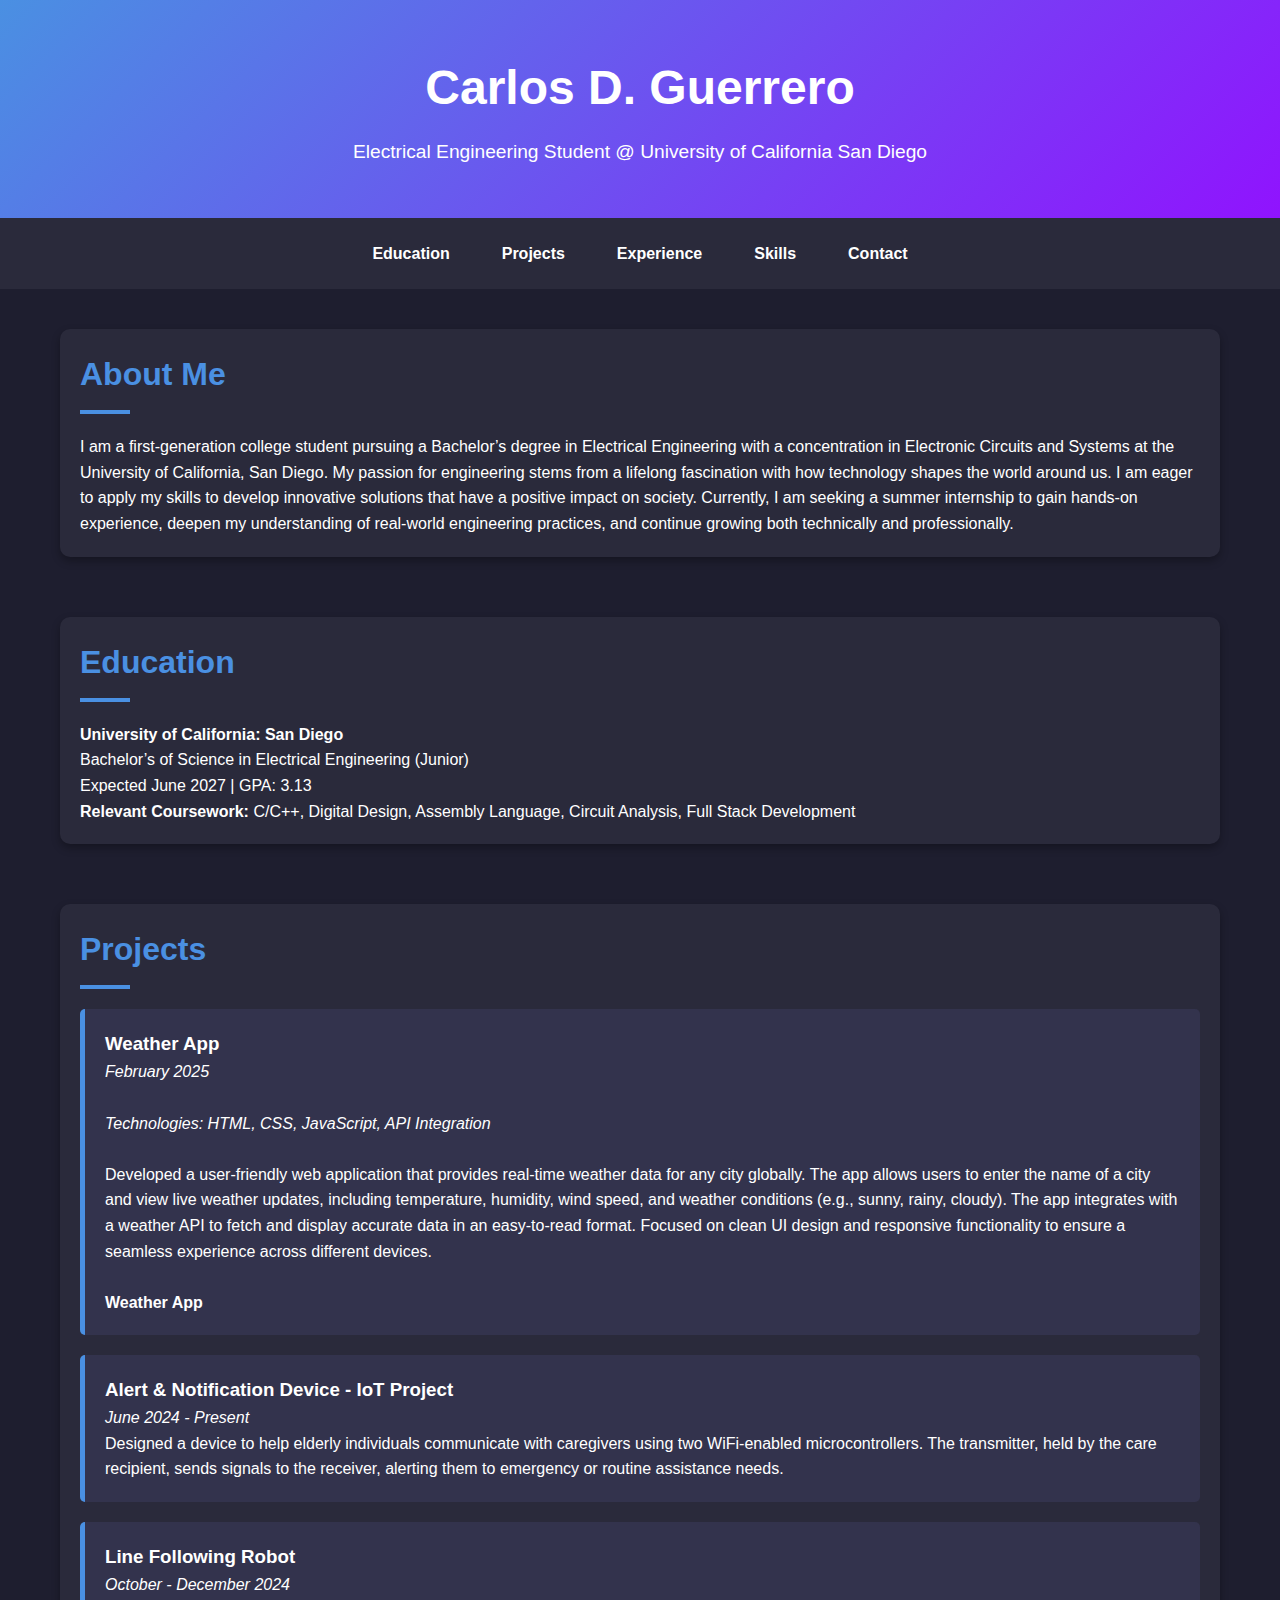
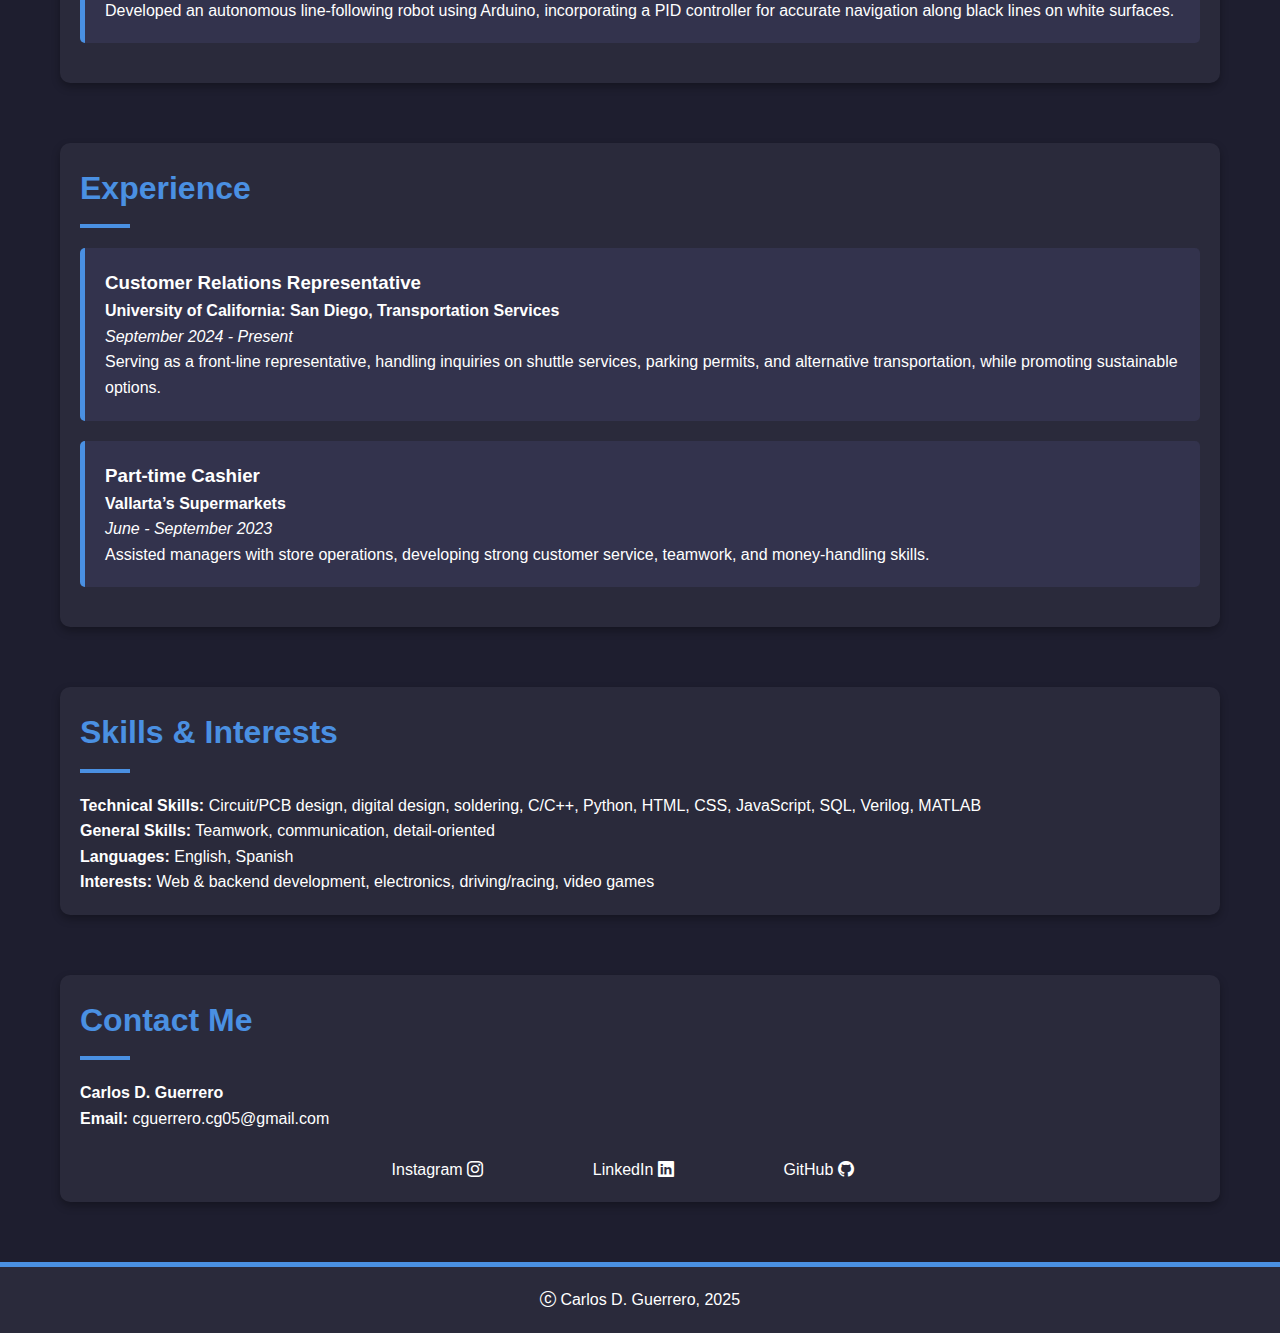
<file: index.html>
<!DOCTYPE html>
<html lang="en">

<head>
    <meta charset="UTF-8">
    <meta name="viewport" content="width=device-width, initial-scale=1.0">
    <title>Carlos D. Guerrero</title>
    <link rel="stylesheet" href="./static/styles.css">
    <link rel="stylesheet" href="https://cdn.jsdelivr.net/npm/bootstrap-icons@1.11.3/font/bootstrap-icons.min.css">
    <link rel="icon" type="image/x-icon" href="./static/letter-c.png">
</head>

<body>
    <header>
        <h1>Carlos D. Guerrero</h1>
        <p>Electrical Engineering Student @ University of California San Diego</p>
    </header>

    <nav>
        <a href="#education">Education</a>
        <a href="#projectLink">Projects</a>
        <a href="#experience">Experience</a>
        <a href="#skills">Skills</a>
        <a href="#contact">Contact</a>
    </nav>

    <div class="container">
        <section id="aboutme" class="section">
            <h2>About Me</h2>
            <p>I am a first-generation college student pursuing a Bachelor’s degree in Electrical Engineering with a concentration in Electronic Circuits and Systems at the University of California, San Diego. My passion for engineering stems from a lifelong fascination with how technology shapes the world around us. I am eager to apply my skills to develop innovative solutions that have a positive impact on society. Currently, I am seeking a summer internship to gain hands-on experience, deepen my understanding of real-world engineering practices, and continue growing both technically and professionally.</p>
        </section>

        <section id="education" class="section">
            <h2>Education</h2>
            <p><strong>University of California: San Diego</strong><br>Bachelor’s of Science in Electrical Engineering (Junior)<br>Expected June 2027 | GPA: 3.13</p>
            <p><strong>Relevant Coursework:</strong> C/C++, Digital Design, Assembly Language, Circuit Analysis, Full Stack Development</p>
        </section>

        <section id="projects" class="section">
            <h2>Projects</h2>
            <div class="project">
                <h3>Weather App</h3>
                <p><em>February 2025</em></p>
                <br>
                <p><i>Technologies: HTML, CSS, JavaScript, API Integration</i></p>
                <br>
                <p>Developed a user-friendly web application that provides real-time weather data for any city globally. The app allows users to enter the name of a city and view live weather updates, including temperature, humidity, wind speed, and weather conditions (e.g., sunny, rainy, cloudy). The app integrates with a weather API to fetch and display accurate data in an easy-to-read format. Focused on clean UI design and responsive functionality to ensure a seamless experience across different devices.</p>
                <br>
                <p><strong><a class="projectLink" href="./city.html" target="_blank">Weather App</a></strong></p>
            </div>

            <div class="project">
                <h3>Alert & Notification Device - IoT Project</h3>
                <p><em>June 2024 - Present</em></p>
                <p>Designed a device to help elderly individuals communicate with caregivers using two WiFi-enabled microcontrollers. The transmitter, held by the care recipient, sends signals to the receiver, alerting them to emergency or routine assistance needs.</p>
            </div>

            <div class="project">
                <h3>Line Following Robot</h3>
                <p><em>October - December 2024</em></p>
                <p>Developed an autonomous line-following robot using Arduino, incorporating a PID controller for accurate navigation along black lines on white surfaces.</p>
            </div>
        </section>

        <section id="experience" class="section">
            <h2>Experience</h2>
            <div class="experience">
                <h3>Customer Relations Representative</h3>
                <p><strong>University of California: San Diego, Transportation Services</strong><br><em>September 2024 - Present</em></p>
                <p>Serving as a front-line representative, handling inquiries on shuttle services, parking permits, and alternative transportation, while promoting sustainable options.</p>
            </div>

            <div class="experience">
                <h3>Part-time Cashier</h3>
                <p><strong>Vallarta’s Supermarkets</strong><br><em>June - September 2023</em></p>
                <p>Assisted managers with store operations, developing strong customer service, teamwork, and money-handling skills.</p>
            </div>
        </section>

        <section id="skills" class="section">
            <h2>Skills & Interests</h2>
            <p><strong>Technical Skills:</strong> Circuit/PCB design, digital design, soldering, C/C++, Python, HTML, CSS, JavaScript, SQL, Verilog, MATLAB</p>
            <p><strong>General Skills:</strong> Teamwork, communication, detail-oriented</p>
            <p><strong>Languages:</strong> English, Spanish</p>
            <p><strong>Interests:</strong> Web & backend development, electronics, driving/racing, video games</p>
        </section>

        <section id="contact" class="section">
            <h2>Contact Me</h2>
            <p><strong>Carlos D. Guerrero</strong></p>
            <p><strong>Email:</strong> cguerrero.cg05@gmail.com</p>
            <br>
            <div id="contactimgcontainer">
                <ul>
                    <li><a href="https://www.instagram.com/carlosg.205/" target="_blank"><p>Instagram <i class="bi bi-instagram"></i></a></i></p></li>
                    <li><a href="https://www.linkedin.com/in/carlosg25/" target="_blank"><p>LinkedIn <i class="bi bi-linkedin"></i></p></a></li>
                    <li><a href="https://github.com/CarlosG-05" target="_blank"><p>GitHub <i class="bi bi-github"></i></p></a></li>
                </ul>
            </div>
        </section>
    </div>

    

    <footer id="foot">
        <p><i class="bi bi-c-circle"> </i>Carlos D. Guerrero, 2025</p>
    </footer>
</body>

</html>
</file>
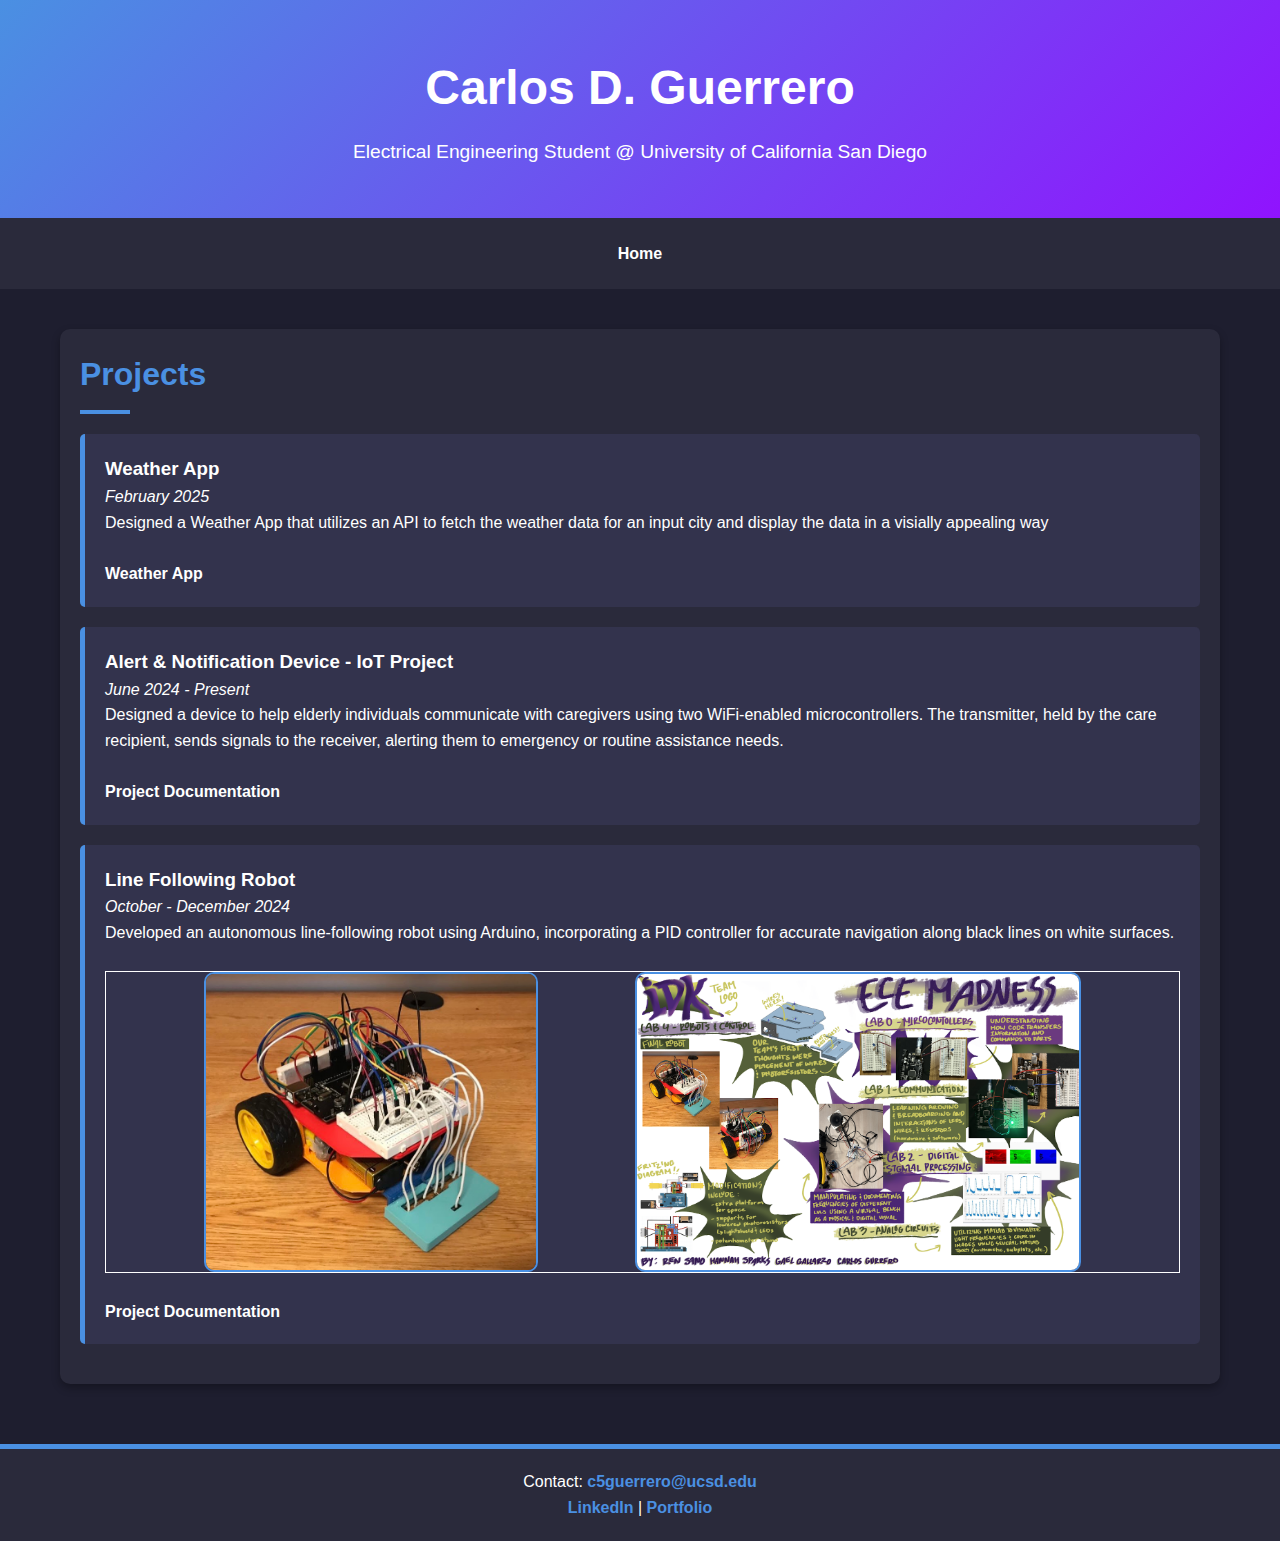
<file: projects.html>
<!DOCTYPE html>
<html lang="en">

<head>
    <meta charset="UTF-8">
    <meta name="viewport" content="width=device-width, initial-scale=1.0">
    <title>Carlos D. Guerrero | Projects</title>
    <link rel="stylesheet" href="./static/styles.css">
</head>

<body>
    <header>
        <h1>Carlos D. Guerrero</h1>
        <p>Electrical Engineering Student @ University of California San Diego</p>
    </header>

    <nav>
        <a href="./index.html">Home</a>
    </nav>

    <div class="container">
        <section id="projects" class="section">
            <h2>Projects</h2>
            <div class="project">
                <h3>Weather App</h3>
                <p><em>February 2025</em></p>
                <p>Designed a Weather App that utilizes an API to fetch the weather data for an input city and display the data in a visially appealing way</p>
                <br>
                <p><strong><a class="projectLink" href="./weather.html" target="_blank">Weather App</a></strong></p>
            </div>

            <div class="project">
                <h3>Alert & Notification Device - IoT Project</h3>
                <p><em>June 2024 - Present</em></p>
                <p>Designed a device to help elderly individuals communicate with caregivers using two WiFi-enabled microcontrollers. The transmitter, held by the care recipient, sends signals to the receiver, alerting them to emergency or routine assistance needs.</p>
                <br>
                <p><strong><a class="projectLink" href="https://docs.google.com/document/d/1EK2ULBg7ag5heGVWOhk8Fr4pbF7LOlZioyeOkeQb6JU/edit?usp=sharing" target="_blank">Project Documentation</a></strong></p>
            </div>

            <div class="project">
                <h3>Line Following Robot</h3>
                <p><em>October - December 2024</em></p>
                <p>Developed an autonomous line-following robot using Arduino, incorporating a PID controller for accurate navigation along black lines on white surfaces.</p>
                <br>
                <div id="projectimgcontainer">
                    <img src="./static/linefollowingcar.jpg">
                    <img src="./static/linefollowposter.png">
                </div>
                <br>
                <p><strong><a class="projectLink" href="https://sites.google.com/ucsd.edu/idk-lab4-robot?usp=sharing" target="_blank">Project Documentation</a></strong></p>
            </div>
        </section>
    </div>  
    

    <footer id="foot">
        <p>Contact: <a href="mailto:c5guerrero@ucsd.edu">c5guerrero@ucsd.edu</a></p>
        <p><a href="https://www.linkedin.com/in/carlosg25/" target="_blank">LinkedIn</a> | <a href="https://carlosg5.tech/" target="_blank">Portfolio</a></p>
    </footer>
</body>

</html>
</file>
<file: static/styles.css>
* {
    margin: 0;
    padding: 0;
    box-sizing: border-box;
}

body {
    font-family: 'Segoe UI', Tahoma, Geneva, Verdana, sans-serif;
    background-color: #1e1e2f;
    color: #ffffff;
    line-height: 1.6;
    overflow-x: hidden;
}

header {
    background: linear-gradient(135deg, #4a90e2, #9013fe);
    color: white;
    padding: 50px 20px;
    text-align: center;
    animation: fadeIn 2s ease-in-out;
}

header h1 {
    font-size: 3rem;
    margin-bottom: 10px;
    animation: slideInDown 1.5s ease-in-out;
}

header p {
    font-size: 1.2rem;
    animation: slideInDown 1.5s ease-in-out;
}

nav {
    background: #2a2a3b;
    padding: 15px;
    display: flex;
    justify-content: center;
    gap: 20px;
    position: sticky;
    top: 0;
    z-index: 10000;
    animation: slideInTop 1.2s ease-out;
}

nav a {
    color: white;
    text-decoration: none;
    font-weight: bold;
    padding: 8px 16px;
    border-radius: 5px;
    transition: background 0.3s, transform 0.3s;
}

nav a:hover {
    background: #4a90e2;
    transform: scale(1.1);
}

.container {
    max-width: 1200px;
    margin: 40px auto;
    padding: 0 20px;
    animation: fadeInUp 1.5s ease-in-out;
}

.section {
    margin-bottom: 60px;
    padding: 20px;
    background: #2a2a3b;
    border-radius: 10px;
    box-shadow: 0 4px 8px rgba(0, 0, 0, 0.3);
    transition: transform 0.3s, box-shadow 0.3s;
}

.section:hover {
    transform: translateY(-10px);
    box-shadow: 0 10px 20px rgba(0, 0, 0, 0.5);
}

h2 {
    font-size: 2rem;
    margin-bottom: 20px;
    color: #4a90e2;
    position: relative;
    animation: slideInLeft 1.5s ease-in-out;
}

h2::after {
    content: '';
    display: block;
    width: 50px;
    height: 4px;
    background: #4a90e2;
    margin-top: 10px;
    animation: expandWidth 1.5s ease-in-out;
}

.project, .experience {
    padding: 20px;
    margin-bottom: 20px;
    border-left: 5px solid #4a90e2;
    background: #33334d;
    border-radius: 5px;
    transition: transform 0.3s, box-shadow 0.3s;
}

.project:hover, .experience:hover {
    transform: translateY(-10px);
    box-shadow: 0 10px 20px rgba(0, 0, 0, 0.5);
}

footer {
    background: #2a2a3b;
    color: white;
    text-align: center;
    padding: 20px 0;
    border-top: 5px solid #4a90e2;
    animation: fadeIn 2s ease-in;
}

footer a {
    color: #4a90e2;
    text-decoration: none;
    font-weight: bold;
    transition: color 0.3s, transform 0.3s;
}

footer a:hover {
    text-decoration: underline;
    color: #ffffff;
    transform: scale(1.1);
}

.projectLink {
    text-decoration: none;
    color: white;
}

.projectLink:hover {
    text-decoration: none;
    color: #4a90e2;
}

#projectimgcontainer {
    border: 1px white solid;
    display: flex;
    justify-content: space-evenly;
}

#projectimgcontainer img {
    border-radius: 10px;
    border: #4a90e2 solid 2px;
    height: 300px;
}

#contactimgcontainer ul {
    padding-left: 75px;
    display: flex;
    justify-content: center;
}

#contactimgcontainer li {
    display: block;
    list-style-type: none;
}

#contactimgcontainer li {
    list-style-type: none;
    display: inline-block;
    padding-right: 10%;
    width: auto;
    margin-right: 0.5%;
    padding-left: 0;
    margin-left: 0;
}

#contactimgcontainer a {
    color: white;
    text-decoration: none;
}

#contactimgcontainer a:hover {
    color: #4a90e2;
}

@keyframes fadeIn {
    from { opacity: 0; }
    to { opacity: 1; }
}

@keyframes slideInDown {
    from { opacity: 0; transform: translateY(-50px); }
    to { opacity: 1; transform: translateY(0); }
}

@keyframes slideInLeft {
    from { opacity: 0; transform: translateX(-50px); }
    to { opacity: 1; transform: translateX(0); }
}

@keyframes slideInTop {
    from { opacity: 0; transform: translateY(-100%); }
    to { opacity: 1; transform: translateY(0); }
}

@keyframes fadeInUp {
    from { opacity: 0; transform: translateY(20px); }
    to { opacity: 1; transform: translateY(0); }
}

@keyframes expandWidth {
    from { width: 0; }
    to { width: 50px; }
}
</file>
